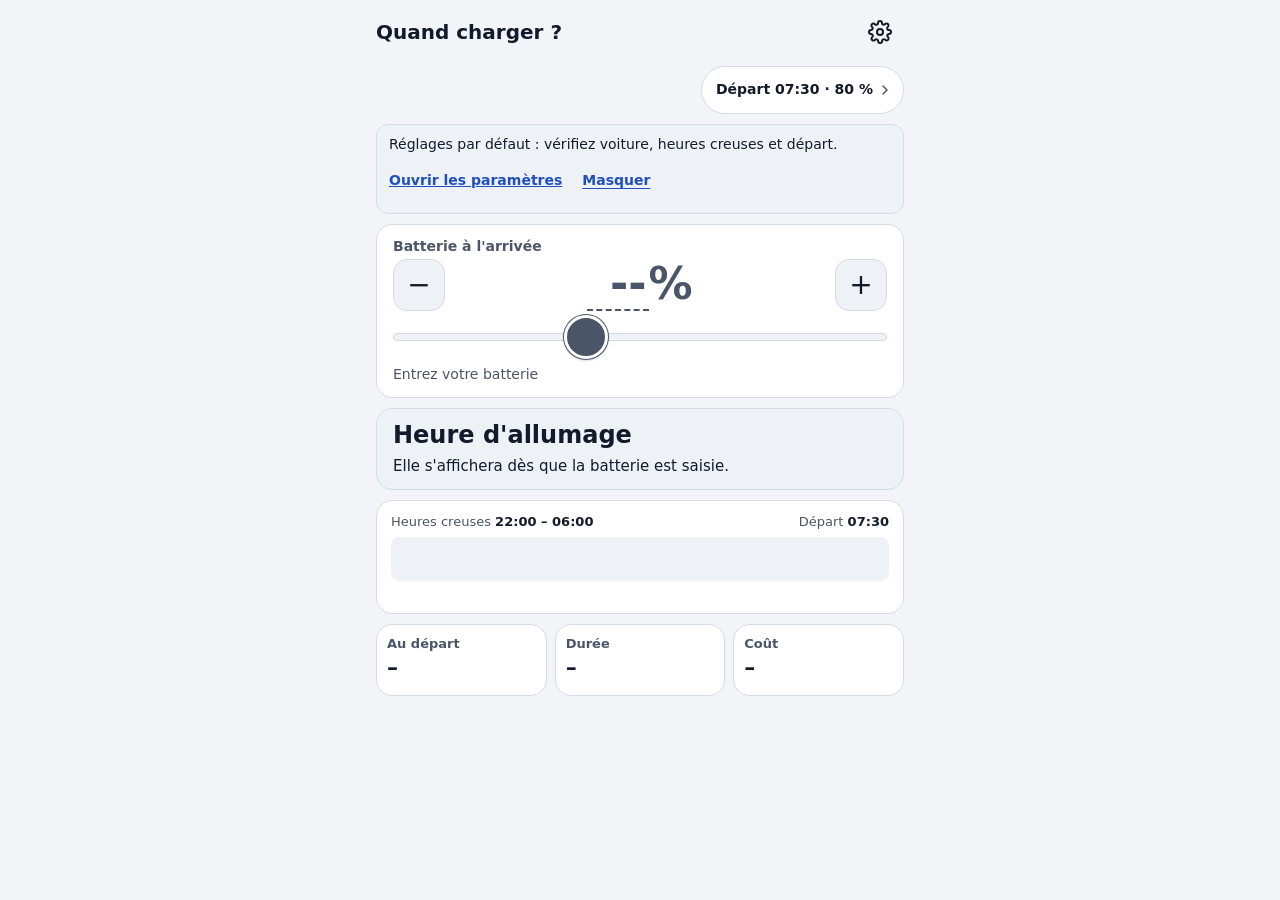
<file: site/index.html>
<!DOCTYPE html>
<html lang="fr">
<head>
<meta charset="utf-8">
<meta name="viewport" content="width=device-width, initial-scale=1, viewport-fit=cover">
<meta http-equiv="Content-Security-Policy" content="default-src 'none'; script-src 'self'; style-src 'self'; img-src 'self'; manifest-src 'self'; worker-src 'self'; connect-src 'self' https://*.workers.dev; base-uri 'none'; form-action 'none'">
<title>Quand charger ?</title>
<meta name="theme-color" content="#f2f4f8" media="(prefers-color-scheme: light)">
<meta name="theme-color" content="#0f1420" media="(prefers-color-scheme: dark)">
<link rel="manifest" href="manifest.webmanifest">
<link rel="icon" type="image/png" sizes="192x192" href="icons/icon-192.png">
<link rel="apple-touch-icon" href="icons/apple-touch-icon.png">
<link rel="stylesheet" href="style.css">
</head>
<body>
<main>

  <!-- Vue 1 : Ce soir (accueil) -->
  <div class="view" id="v-calcul">
    <header class="top">
      <h1 id="t-soir" tabindex="-1">Quand charger ?</h1>
      <a class="icon-btn" href="#parametres" data-nav="parametres" aria-label="Paramètres"><svg width="24" height="24" viewBox="0 0 24 24" fill="none" stroke="currentColor" stroke-width="2" stroke-linecap="round" stroke-linejoin="round" aria-hidden="true"><circle cx="12" cy="12" r="3"/><path d="M19.4 15a1.7 1.7 0 0 0 .3 1.8l.1.1a2 2 0 1 1-2.8 2.8l-.1-.1a1.7 1.7 0 0 0-1.8-.3 1.7 1.7 0 0 0-1 1.5V21a2 2 0 1 1-4 0v-.1a1.7 1.7 0 0 0-1.1-1.5 1.7 1.7 0 0 0-1.8.3l-.1.1a2 2 0 1 1-2.8-2.8l.1-.1a1.7 1.7 0 0 0 .3-1.8 1.7 1.7 0 0 0-1.5-1H3a2 2 0 1 1 0-4h.1a1.7 1.7 0 0 0 1.5-1.1 1.7 1.7 0 0 0-.3-1.8l-.1-.1a2 2 0 1 1 2.8-2.8l.1.1a1.7 1.7 0 0 0 1.8.3H9a1.7 1.7 0 0 0 1-1.5V3a2 2 0 1 1 4 0v.1a1.7 1.7 0 0 0 1 1.5 1.7 1.7 0 0 0 1.8-.3l.1-.1a2 2 0 1 1 2.8 2.8l-.1.1a1.7 1.7 0 0 0-.3 1.8V9a1.7 1.7 0 0 0 1.5 1H21a2 2 0 1 1 0 4h-.1a1.7 1.7 0 0 0-1.5 1z"/></svg></a>
    </header>

    <div class="statusrow">
      <button type="button" class="pill neutre" id="pill" aria-expanded="false" aria-controls="cablePanel" hidden><span class="dot" aria-hidden="true"></span><span id="pillText"></span><svg class="chev" width="16" height="16" viewBox="0 0 24 24" fill="none" stroke="currentColor" stroke-width="2.4" stroke-linecap="round" stroke-linejoin="round" aria-hidden="true"><path d="m9 6 6 6-6 6"/></svg></button>
      <span class="pill neutre" id="pillFixe" role="status" hidden><span class="dot" aria-hidden="true"></span><span id="pillFixeText"></span><span id="pillSec" aria-hidden="true"></span></span>
      <a class="chip" id="chip" href="#parametres" data-nav="parametres"><span><span class="chip-k">Départ </span><span id="chipText">07:30 · 80 %</span></span><svg width="16" height="16" viewBox="0 0 24 24" fill="none" stroke="currentColor" stroke-width="2.2" stroke-linecap="round" stroke-linejoin="round" aria-hidden="true"><path d="m9 6 6 6-6 6"/></svg></a>
    </div>
    <p class="cable-plage" id="cablePlage" role="status" hidden></p>
    <section class="card cable-panel" id="cablePanel" aria-label="État du câble" hidden>
      <p id="cableMsg" role="status"></p>
      <button type="button" class="btn2" id="cableAction" hidden></button>
    </section>

    <p class="msg info" id="dstBanner" role="note" hidden></p>
    <div class="msg info bandeau" id="bandeauDefauts" role="note" hidden>
      <span>Réglages par défaut : vérifiez voiture, heures creuses et départ.</span>
      <span class="bandeau-actions"><a href="#parametres" data-nav="parametres" id="defautsLien">Ouvrir les paramètres</a><button type="button" class="lien-btn" id="defautsMasquer">Masquer</button></span>
    </div>

    <section class="card soc-card unconfirmed" id="socCard" aria-label="Batterie à l'arrivée">
      <label class="card-title" for="soc">Batterie à l'arrivée</label>
      <div class="stepper">
        <button type="button" class="step" id="socMinus" aria-label="Retirer 1 %">−</button>
        <div class="bigval"><input type="number" id="soc" min="0" max="100" step="1" value="38" placeholder="--" inputmode="numeric" enterkeyhint="done" aria-describedby="socHint"><span class="pct" aria-hidden="true">%</span></div>
        <button type="button" class="step" id="socPlus" aria-label="Ajouter 1 %">+</button>
      </div>
      <input type="range" id="socRange" class="socrange" min="0" max="100" step="1" value="38" aria-label="Batterie à l'arrivée, curseur de 0 à 100 %">
      <div class="soc-hint" id="socHint"><span id="socHintText">Entrez votre batterie</span><button type="button" class="btn2" id="keepBtn">Garder 38 %</button></div>
    </section>

    <section class="card hero" id="hero" aria-label="Réglage du soir">
      <div class="hero-plan" id="heroPlan">
        <div class="hero-main">
          <p class="hero-k" id="kBig">Allumer la prise à</p>
          <p class="hero-big" id="tBig">--:--</p>
          <p class="hero-from" id="heroFrom" hidden></p>
        </div>
        <div class="hero-side">
          <p class="hero-k" id="kSmall">Éteindre à</p>
          <p class="hero-small" id="tSmall">--:--</p>
          <span class="hero-tag" id="tagSmall">déjà réglé</span>
        </div>
      </div>
      <p class="hero-note" id="heroNote" hidden></p>
      <div id="heroAlt" hidden>
        <p class="alt-title" id="altTitle"></p>
        <div id="altBody"></div>
      </div>
    </section>
    <p class="sr" role="status" id="live"></p>

    <section class="card send vide" id="sendResult" aria-label="Résultat de la programmation">
      <div class="alert ok" id="sendOk" role="status" aria-live="polite"></div>
      <div class="alert ko" id="sendKo" role="alert" aria-live="assertive"></div>
    </section>

    <section class="card night" aria-label="Frise de la nuit">
      <div class="night-labels">
        <span>Heures creuses <b id="lblHc">22:00 – 06:00</b></span>
        <span>Départ <b id="lblDep">07:30</b></span>
      </div>
      <div class="timeline" id="timeline" role="img" aria-label="Frise de la nuit"></div>
      <div class="ticks" id="ticks" aria-hidden="true"></div>
    </section>

    <div class="tiles">
      <div class="tile"><p class="tk">Au départ</p><p class="tv" id="fArr">–</p><p class="ts" id="fArrS"></p></div>
      <div class="tile"><p class="tk">Durée</p><p class="tv" id="fDur">–</p><p class="ts" id="fKwh"></p></div>
      <div class="tile" id="fCostTile"><p class="tk">Coût</p><p class="tv" id="fCost">–</p><p class="ts" id="fCostS"></p></div>
    </div>
    <p class="msg bad" id="ampWarn" hidden></p>

  </div>

  <!-- Vue 2 : paramètres (#parametres) -->
  <div class="view" id="v-parametres" hidden>
    <header class="top"><a class="icon-btn" href="#accueil" data-nav="calcul" aria-label="Retour à l'accueil"><svg width="24" height="24" viewBox="0 0 24 24" fill="none" stroke="currentColor" stroke-width="2.2" stroke-linecap="round" stroke-linejoin="round" aria-hidden="true"><path d="m15 6-6 6 6 6"/></svg></a><h1 id="t-param" tabindex="-1">Paramètres</h1><span class="icon-btn" aria-hidden="true"></span></header>

    <p class="msg bad" id="paramErr" hidden></p>
    <a class="card linkcard" href="#aide" data-nav="aide"><span><b>Aide au réglage manuel</b><small>Régler l'heure dans Smart Life, lisible sans internet</small></span><svg width="16" height="16" viewBox="0 0 24 24" fill="none" stroke="currentColor" stroke-width="2.2" stroke-linecap="round" stroke-linejoin="round" aria-hidden="true"><path d="m9 6 6 6-6 6"/></svg></a>

    <section class="card group" aria-labelledby="g-trajet">
      <h2 class="group-title" id="g-trajet">Trajet</h2>
      <div class="row"><label for="target">Batterie visée</label><input type="number" id="target" step="1" value="80" inputmode="decimal" aria-describedby="u-target"><span class="unit" id="u-target">%</span></div>
      <div class="row"><label for="dep">Heure de départ</label><input type="time" id="dep" value="07:30"><span class="unit"></span></div>
    </section>

    <details class="avance" id="avance">
      <summary><span>Réglages avancés</span><svg width="20" height="20" viewBox="0 0 24 24" fill="none" stroke="currentColor" stroke-width="2.2" stroke-linecap="round" stroke-linejoin="round" aria-hidden="true"><path d="m6 9 6 6 6-6"/></svg></summary>
      <div class="avance-body">
    <section class="card group" aria-labelledby="g-hc">
      <h2 class="group-title" id="g-hc">Heures creuses et tarif</h2>
      <div class="row"><label for="hcStart">Début</label><input type="time" id="hcStart" value="22:00" aria-label="Début des heures creuses"><span class="unit"></span></div>
      <div class="row"><label for="hcEnd">Fin</label><input type="time" id="hcEnd" value="06:00" aria-label="Fin des heures creuses"><span class="unit"></span></div>
      <div class="row"><label for="pHC">Prix heures creuses</label><input type="number" id="pHC" step="0.000001" value="0.146688" inputmode="decimal" aria-describedby="u-phc"><span class="unit" id="u-phc">€/kWh</span></div>
      <div class="row"><label for="pHP">Prix heures pleines</label><input type="number" id="pHP" step="0.000001" value="0.196476" inputmode="decimal" aria-describedby="u-php"><span class="unit" id="u-php">€/kWh</span></div>
    </section>

    <section class="card group" aria-labelledby="g-mode">
      <h2 class="group-title" id="g-mode">Placement de la charge</h2>
      <fieldset class="opts">
        <legend class="sr">Placement de la charge</legend>
        <label class="opt"><input type="radio" name="mode" value="end" checked><span><b>Finir à <span data-fill="hcEnd">06:00</span></b><small>L'heure d'allumage change chaque soir</small></span></label>
        <label class="opt"><input type="radio" name="mode" value="start"><span><b>Commencer à <span data-fill="hcStart">22:00</span></b><small>L'heure d'arrêt change chaque soir</small></span></label>
      </fieldset>
    </section>

    <details class="card group" id="carBox">
      <summary>
        <span><span class="group-title">Voiture</span><span id="carSum">46 kWh · SOH 95 %</span></span>
        <svg width="20" height="20" viewBox="0 0 24 24" fill="none" stroke="currentColor" stroke-width="2.2" stroke-linecap="round" stroke-linejoin="round" aria-hidden="true"><path d="m6 9 6 6 6-6"/></svg>
      </summary>
      <div class="field"><label for="vMarque">Marque</label><select id="vMarque" disabled><option value="">Chargement de la liste…</option></select></div>
      <div class="field"><label for="vModele">Modèle</label><select id="vModele" disabled><option value="">Choisir d'abord la marque</option></select></div>
      <div class="field"><label for="vVersion">Version</label><select id="vVersion" disabled aria-describedby="vMsg"><option value="">Choisir d'abord le modèle</option></select><p class="fmsg" id="vMsg"></p></div>
      <div class="row"><label for="cap">Capacité utile</label><input type="number" id="cap" step="0.1" value="46" inputmode="decimal" aria-describedby="u-cap"><span class="unit" id="u-cap">kWh</span></div>
      <div class="row"><label for="soh">SOH</label><input type="number" id="soh" step="1" value="95" inputmode="decimal" aria-describedby="u-soh"><span class="unit" id="u-soh">%</span></div>
      <p class="hint">Choisir la version remplit la capacité utile, qui reste modifiable. Liste : <a href="https://github.com/KilowattApp/open-ev-data" rel="noopener">Open EV Data</a> (<a href="LICENCE-open-ev-data.txt">licence MIT</a>), données d'avril 2025 nettoyées : à vérifier pour les modèles récents.</p>
    </details>

    <details class="card group" id="cableBox">
      <summary>
        <span><span class="group-title">Borne et câble</span><span id="cableSum">16 A · 230 V · rendement 90 %</span></span>
        <svg width="20" height="20" viewBox="0 0 24 24" fill="none" stroke="currentColor" stroke-width="2.2" stroke-linecap="round" stroke-linejoin="round" aria-hidden="true"><path d="m6 9 6 6 6-6"/></svg>
      </summary>
      <div class="row"><label for="amp">Courant de charge</label><select id="amp" aria-describedby="u-amp"><option>6</option><option>8</option><option>10</option><option>13</option><option selected>16</option><option>32</option></select><span class="unit" id="u-amp">A</span></div>
      <div class="row"><label for="volt">Tension</label><input type="number" id="volt" step="1" value="230" inputmode="decimal" aria-describedby="u-volt"><span class="unit" id="u-volt">V</span></div>
      <div class="row"><label for="eff">Rendement de charge</label><input type="number" id="eff" step="1" value="90" inputmode="decimal" aria-describedby="u-eff"><span class="unit" id="u-eff">%</span></div>
      <p class="hint">Le rendement se remplit selon le courant et la tension (pertes mesurées par l'ADAC) ; il reste modifiable.</p>
    </details>

      </div>
    </details>

    <details class="card group" id="svcBox">
      <summary>
        <span><span class="group-title">Service de programmation</span><span id="svcSum">Non configuré : bouton inactif</span></span>
        <svg width="20" height="20" viewBox="0 0 24 24" fill="none" stroke="currentColor" stroke-width="2.2" stroke-linecap="round" stroke-linejoin="round" aria-hidden="true"><path d="m6 9 6 6 6-6"/></svg>
      </summary>
      <p class="hint">Sert au bouton « Programmer la charge ». Sans ces deux réglages, le bouton reste inactif et le réglage manuel dans Smart Life reste possible.</p>
      <form id="svcForm" autocomplete="off">
      <div class="field"><label for="svcUrl">Adresse du service</label><input type="url" id="svcUrl" inputmode="url" autocomplete="off" autocapitalize="none" spellcheck="false" placeholder="https://nom.workers.dev" aria-describedby="svcUrlMsg"><p class="fmsg" id="svcUrlMsg"></p></div>
      <div class="field"><label for="svcTok">Jeton d'accès</label><input type="password" id="svcTok" autocomplete="off" autocapitalize="none" spellcheck="false" aria-describedby="svcTokMsg"><p class="fmsg" id="svcTokMsg"></p></div>
      <button type="button" class="danger" id="svcTokClear">Effacer le jeton</button>
      </form>
      <p class="hint">Le jeton reste dans ce navigateur, n'est jamais réaffiché et n'est envoyé qu'au service.</p>
    </details>

    <button type="button" class="danger" id="resetBtn">Revenir aux valeurs de départ</button>
    <p class="note" id="stockNote">Réglages enregistrés dans ce navigateur.</p>
  </div>

  <!-- Vue 3 : aide au réglage manuel dans Smart Life (#aide) -->
  <div class="view help" id="v-aide" hidden>
    <header class="top"><a class="icon-btn" href="#accueil" data-nav="calcul" aria-label="Retour à l'accueil"><svg width="24" height="24" viewBox="0 0 24 24" fill="none" stroke="currentColor" stroke-width="2.2" stroke-linecap="round" stroke-linejoin="round" aria-hidden="true"><path d="m15 6-6 6 6 6"/></svg></a><h1 id="t-aide" tabindex="-1">Aide</h1><span class="icon-btn" aria-hidden="true"></span></header>

    <section class="card" aria-labelledby="h-soir">
      <h2 id="h-soir">Chaque soir</h2>
      <p class="lead">Trois gestes, environ une minute.</p>
      <ol class="steps">
        <li><span class="badge" aria-hidden="true">1</span><p>Lire la batterie dans MyDS et la saisir dans l'<a href="#accueil" data-nav="calcul">accueil</a>.</p></li>
        <li><span class="badge" aria-hidden="true">2</span><div><p>Dans Smart Life, ouvrir le câble puis la charge différée (une seule plage horaire), et régler la plage :</p>
          <div class="pair">
            <div><p class="pk">Début</p><p class="pv" id="aDeb">--:--</p><p class="ps" id="aDebS"></p></div>
            <div><p class="pk">Fin</p><p class="pv" id="aFin">--:--</p><p class="ps" id="aFinS"></p></div>
          </div></div></li>
        <li><span class="badge" aria-hidden="true">3</span><p>Enregistrer, puis vérifier que la plage est bien activée.</p></li>
      </ol>
      <p class="aside">Si l'accueil indique « Pas de charge nécessaire », réglez le début de la plage à une minute avant la fin des heures creuses (<span class="prog" data-fill="hcEndMoins">05:59</span>), ou ne branchez pas la voiture. Ne désactivez pas la plage : sur ce câble, cela lance la charge immédiate.</p>
    </section>

    <section class="card" aria-labelledby="h-bouton" id="aide-bouton">
      <h2 id="h-bouton">Le bouton « Programmer la charge »</h2>
      <p class="lead">Il règle le câble à votre place. Le réglage manuel ci-dessus reste toujours possible.</p>
      <ul class="plain">
        <li><b>Vert, « Charge programmée »</b> : le câble a répondu et l'heure relue chez lui est bien celle demandée. Rien d'autre à faire.</li>
        <li><b>Vert, « Le câble ne chargera pas cette nuit »</b> : les soirs où la batterie suffit, le bouton devient « Pas de charge ce soir ». Il réduit la plage à une minute avant la fin des heures creuses : même branchée, la voiture ne charge pas. La plage reste activée, car la désactiver lancerait une charge immédiate. Demain soir, reprogrammez : sinon la voiture ne chargera pas.</li>
        <li><b>« Câble réglé : 00:35 → 06:00 »</b> : la plage que le câble a en mémoire, lue à l'ouverture quand le câble répond. Si elle est déjà celle du calcul, le bouton dit « Déjà programmé » et n'envoie rien. Sans cette ligne, le câble n'a pas pu être lu : ce n'est pas une erreur.</li>
        <li><b>Heure grisée, « d'après 38 % »</b> : la batterie de la veille n'est pas encore confirmée. Saisissez la batterie du jour, ou touchez « Garder », pour pouvoir programmer.</li>
        <li><b>Nuit du changement d'heure</b> (dernier dimanche de mars et d'octobre) : la nuit dure 7 h ou 9 h. L'heure d'allumage en tient compte ; un bandeau le rappelle.</li>
        <li><b>Rouge</b> : rien n'est confirmé. Le message donne la cause (jeton refusé, câble hors ligne, service injoignable, délai dépassé…). Réglez alors l'heure indiquée à la main dans Smart Life, comme ci-dessus.</li>
        <li>Si le message dit « Vérifiez dans Smart Life > charge différée » : la demande est peut-être passée malgré tout. Ouvrez la charge différée du câble et comparez l'heure avant de la ressaisir. Si le câble ne répond pas, fermez Smart Life s'il est ouvert, puis réessayez.</li>
        <li>Sans internet, le bouton n'envoie rien et affiche l'heure à régler à la main.</li>
      </ul>
    </section>

    <section class="card" aria-labelledby="h-install">
      <h2 id="h-install">Installation</h2>
      <p class="lead">À faire une seule fois.</p>
      <ol class="steps">
        <li><span class="badge grey" aria-hidden="true">1</span><p>Dans la voiture : désactiver la charge différée (sinon elle peut bloquer la charge quand le câble s'allume), et programmer le préconditionnement pour <span class="prog" data-fill="dep">07:30</span>. Il se fera sur la batterie : la charge est déjà finie à ce moment-là.</p></li>
        <li><span class="badge grey" aria-hidden="true">2</span><p>Dans Smart Life : régler la fin de la plage de charge du câble sur la fin des heures creuses, <span class="prog" data-fill="hcEnd">06:00</span>, et la laisser activée. Ne pas créer de programmation qui allume le câble le matin : en se déclenchant, elle désactive la plage.</p></li>
        <li><span class="badge grey" aria-hidden="true">3</span><p>Tester une fois : voiture branchée, vérifier que la charge démarre au début de la plage et s'arrête à la fin.</p></li>
      </ol>
    </section>

    <section class="card caution" aria-labelledby="h-reserves">
      <h2 id="h-reserves"><svg width="22" height="22" viewBox="0 0 24 24" fill="none" stroke="currentColor" stroke-width="2" stroke-linecap="round" stroke-linejoin="round" aria-hidden="true"><path d="M10.3 3.9 1.8 18a2 2 0 0 0 1.7 3h17a2 2 0 0 0 1.7-3L13.7 3.9a2 2 0 0 0-3.4 0z"/><path d="M12 9v4"/><path d="M12 17h.01"/></svg>Points non vérifiés</h2>
      <ul>
        <li>Si vous avez déjà une programmation qui éteint le câble après le départ, gardez-la pour l'instant : on ne sait pas encore si la charge différée démarre quand le câble a été éteint ainsi.</li>
        <li>La plage de charge différée et les programmations sont en général enregistrées dans le câble lui-même et continuent même sans internet. Ce point n'est pas encore vérifié sur votre modèle.</li>
      </ul>
    </section>

    <p class="foot">Les noms des écrans peuvent différer selon la version de Smart Life. Cette aide reste lisible sans internet.</p>
  </div>
</main>

<div class="sendbar" id="sendBar" hidden>
  <div class="sendbar-in">
    <p class="send-help" id="sendHelp" hidden></p>
    <p class="sr-only" id="attenteLive" role="status"></p>
    <div class="attente-box" id="attenteBox" hidden>
      <p class="attente-etat" id="attenteEtat"></p>
      <p class="attente-consigne" id="attenteConsigne"></p>
      <p class="send-help" id="attenteInfo" hidden></p>
      <div class="attente-actions">
        <button type="button" class="attente-annuler" id="attenteAnnuler">Annuler</button>
        <a class="attente-regler" id="attenteRegler" href="#aide" data-nav="aide">Régler à la main</a>
      </div>
    </div>
    <button type="button" class="send-btn" id="sendBtn" aria-describedby="sendSub sendHelp" disabled>
      <span class="send-main" id="sendMain">Programmer la charge</span>
      <span class="send-sub" id="sendSub"></span>
    </button>
  </div>
</div>

<script type="module" src="app.js"></script>
<script src="sw-register.js"></script>
</body>
</html>
</file>
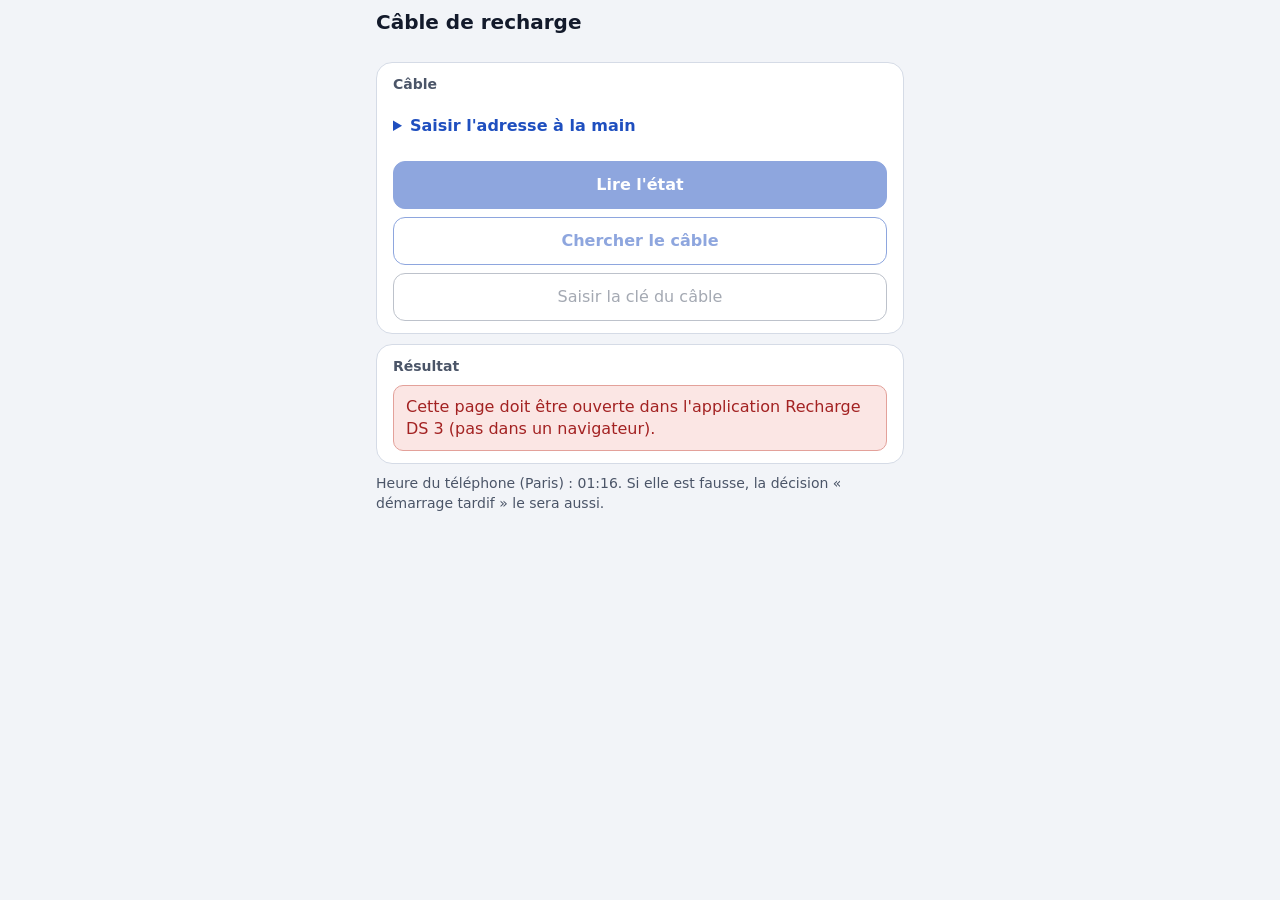
<file: android/essai/index.html>
<!DOCTYPE html>
<html lang="fr">
<head>
<meta charset="utf-8">
<meta name="viewport" content="width=device-width, initial-scale=1, viewport-fit=cover">
<meta http-equiv="Content-Security-Policy" content="default-src 'none'; script-src 'self'; style-src 'self'; connect-src 'self'; base-uri 'none'; form-action 'none'">
<meta name="color-scheme" content="light dark">
<title>Câble de recharge</title>
<link rel="stylesheet" href="essai.css">
</head>
<body>
<main>
  <header class="top">
    <h1 id="titre">Câble de recharge</h1>
    <p class="variante" id="variante" hidden></p>
  </header>

  <section class="card" aria-label="Câble">
    <p class="card-title">Câble</p>
    <details>
      <summary>Saisir l'adresse à la main</summary>
      <label class="champ" for="ip">Adresse du câble</label>
      <input type="text" id="ip" inputmode="decimal" autocomplete="off" autocapitalize="off" spellcheck="false" placeholder="par exemple 192.168.1.48">
      <p class="aide">Laissez vide pour que l'application retrouve le câble sur le Wi-Fi.</p>
    </details>
    <div class="actions">
      <button type="button" id="lire" class="principal">Lire l'état</button>
      <button type="button" id="chercher">Chercher le câble</button>
      <button type="button" id="cle" class="discret">Saisir la clé du câble</button>
    </div>
  </section>

  <section class="card" id="miseaupoint" aria-label="Mise au point" hidden>
    <p class="card-title">Mise au point (jamais dans la version publiée)</p>
    <label class="champ" for="heure">Heure de début à programmer</label>
    <input type="time" id="heure" value="05:00">
    <div class="actions">
      <button type="button" id="programmer">Programmer</button>
      <button type="button" id="filtre" class="discret">Vérifier le filtre du pont</button>
    </div>
  </section>

  <section class="card" aria-label="Résultat">
    <p class="card-title">Résultat</p>
    <p id="resultat" class="resultat" role="status" aria-live="polite">Aucune action pour l'instant.</p>
  </section>

  <p class="aide" id="horloge"></p>
</main>
<script type="module" src="essai.js"></script>
</body>
</html>
</file>
<file: site/style.css>
/* Mobile d'abord (390 px, utilisable dès 320 px). Cartes blanches sur fond gris bleuté,
   accent bleu pour la charge, orange pour le préconditionnement. */
:root {
  --bg: #f2f4f8;
  --surface: #ffffff;
  --ink: #131a2b;
  --muted: #4b5568;
  --line: #d5dbe6;
  --accent: #1f4fbf;          /* texte et bordures bleus */
  --accent-fill: #1f4fbf;     /* fond de la carte principale et du bloc de charge */
  --accent-soft: #e6ecf9;     /* onglet actif, pastilles */
  --hc: #dbe3f3;              /* bande des heures creuses */
  --pre: #f0a04b; --pre-line: #8a4a05;
  --on-accent: #ffffff;
  --ok: #1d6b40; --ok-bg: #e3f3e9; --ok-line: #8cc5a3;
  --warn: #6b3d00; --warn-bg: #fdf3e0; --warn-line: #d9a653;
  --bad: #a32222; --bad-bg: #fbe6e4; --bad-line: #e3a19a;
  --neutral-bg: #eef1f6;
  --font: Inter, system-ui, -apple-system, "Segoe UI", Roboto, sans-serif;
  color-scheme: light;
}
@media (prefers-color-scheme: dark) {
  :root:not([data-theme="light"]) {
    --bg: #0f1420; --surface: #171e2d; --ink: #e8ecf4; --muted: #a6b0c2; --line: #2e3850;
    --accent: #9db8ff; --accent-fill: #2552c4; --accent-soft: #1f2b47; --hc: #304670;
    --ok: #7fd8a4; --ok-bg: #15301f; --ok-line: #2f6b47;
    --warn: #f3c983; --warn-bg: #33270f; --warn-line: #8a6a2a;
    --bad: #ff9a90; --bad-bg: #3a1a18; --bad-line: #7a3530;
    --neutral-bg: #1d2537;
    color-scheme: dark;
  }
}
:root[data-theme="dark"] {
  --bg: #0f1420; --surface: #171e2d; --ink: #e8ecf4; --muted: #a6b0c2; --line: #2e3850;
  --accent: #9db8ff; --accent-fill: #2552c4; --accent-soft: #1f2b47; --hc: #304670;
  --ok: #7fd8a4; --ok-bg: #15301f; --ok-line: #2f6b47;
  --warn: #f3c983; --warn-bg: #33270f; --warn-line: #8a6a2a;
  --bad: #ff9a90; --bad-bg: #3a1a18; --bad-line: #7a3530;
  --neutral-bg: #1d2537;
  color-scheme: dark;
}
* { box-sizing: border-box; }
html, body { margin: 0; }
body { background: var(--bg); color: var(--ink); font-family: var(--font); font-size: 16px; line-height: 1.4; font-variant-numeric: tabular-nums; -webkit-text-size-adjust: 100%; }
p { margin: 0; }
[hidden] { display: none !important; }
.sr { position: absolute; width: 1px; height: 1px; overflow: hidden; clip: rect(0 0 0 0); white-space: nowrap; }
a { color: var(--accent); }
button, input, select { font: inherit; color: inherit; }
:focus-visible { outline: 2px solid var(--accent); outline-offset: 2px; }
h1:focus { outline: none; }

main { max-width: 560px; margin: 0 auto; padding: 8px 16px calc(24px + env(safe-area-inset-bottom, 0px)); }
/* Marge du bas = hauteur RÉELLE de la barre fixe (--sendbar-h, mesurée par app.js : police agrandie, attente) + un peu d'air ; 112 px par défaut. */
body.has-sendbar main { padding-bottom: calc(var(--sendbar-h, 112px) + 16px); }
.view { display: flex; flex-direction: column; gap: 10px; }
.card { background: var(--surface); border: 1px solid var(--line); border-radius: 16px; padding: 12px 16px; }

/* En-tête d'une ligne */
.top { display: flex; align-items: center; justify-content: space-between; gap: 8px; min-height: 44px; }
h1 { font-size: 20px; font-weight: 700; margin: 0; line-height: 1.2; overflow-wrap: anywhere; }
.chip { display: inline-flex; align-items: center; gap: 4px; min-height: 44px; padding: 4px 10px 4px 14px; border-radius: 999px; background: var(--surface); border: 1px solid var(--line); color: var(--ink); text-decoration: none; font-size: 14px; font-weight: 600; }
.chip svg { color: var(--muted); flex: none; }
.icon-btn { width: 48px; height: 48px; display: inline-grid; place-items: center; border-radius: 50%; color: var(--ink); text-decoration: none; flex: none; }
a.icon-btn:active { background: var(--accent-soft); }
.top > h1 { flex: 1; }
.top > .icon-btn + h1 { text-align: center; }
.top > .icon-btn:first-child + h1 { text-align: left; }
.statusrow { flex-wrap: wrap; display: flex; align-items: center; justify-content: space-between; gap: 8px; min-height: 48px; }
.statusrow .chip { margin-left: auto; min-height: 48px; }
.pill { cursor: default; }
button.pill { cursor: pointer; }
.pill { min-width: 0; text-align: left; line-height: 1.2; display: inline-flex; align-items: center; gap: 8px; min-height: 48px; padding: 4px 14px; border-radius: 999px; border: 1px solid var(--line); background: var(--surface); font-size: 14px; font-weight: 600; }
.pill .chev { flex: none; margin-left: 2px; transition: transform .15s; }
.pill[aria-expanded="true"] .chev { transform: rotate(90deg); }
.pill .dot { width: 10px; height: 10px; border-radius: 50%; background: var(--muted); flex: none; }
.pill.ok { color: var(--ok); background: var(--ok-bg); border-color: var(--ok-line); }
.pill.ok .dot { background: var(--ok); }
.pill.warn { color: var(--warn); background: var(--warn-bg); border-color: var(--warn-line); }
.pill.warn .dot { background: var(--warn); }
.pill.bad { color: var(--bad); background: var(--bad-bg); border-color: var(--bad-line); }
.pill.bad .dot { background: var(--bad); }
.cable-panel { display: flex; flex-direction: column; gap: 8px; font-size: 15px; }
.btn2 { min-height: 48px; padding: 0 16px; border-radius: 12px; border: 1px solid var(--accent); background: var(--surface); color: var(--accent); font-weight: 700; cursor: pointer; align-self: flex-start; }
.btn2:active { background: var(--accent-soft); }

/* Batterie à l'arrivée */
.card-title { display: block; font-size: 14px; font-weight: 600; color: var(--muted); }
.stepper { display: flex; align-items: center; justify-content: space-between; gap: 8px; margin: 2px 0 0; }
.step { width: 52px; height: 52px; flex: none; border-radius: 14px; border: 1px solid var(--line); background: var(--neutral-bg); color: var(--ink); font-size: 28px; font-weight: 500; line-height: 1; cursor: pointer; display: grid; place-items: center; }
.step:active { background: var(--accent-soft); }
.step:disabled { opacity: .4; cursor: not-allowed; }
.bigval { display: flex; align-items: baseline; justify-content: center; min-width: 0; }
#soc { font-size: 44px; font-weight: 700; line-height: 1.1; width: 3ch; min-width: 2ch; padding: 0 2px; border: none; border-bottom: 2px dashed var(--muted); border-radius: 0; background: transparent; text-align: right; -moz-appearance: textfield; appearance: textfield; }
@supports (field-sizing: content) { #soc { field-sizing: content; width: auto; } }
#soc::-webkit-outer-spin-button, #soc::-webkit-inner-spin-button { -webkit-appearance: none; margin: 0; }
#soc:focus { outline: none; border-bottom: 2px solid var(--accent); }
#soc[aria-invalid="true"] { border-bottom-color: var(--bad); color: var(--bad); }
.bigval .pct { font-size: 44px; font-weight: 700; line-height: 1.1; }
.unconfirmed #soc, .unconfirmed .bigval .pct { color: var(--muted); }
.socrange { -webkit-appearance: none; appearance: none; display: block; width: 100%; height: 48px; margin: 2px 0 0; padding: 0; background: transparent; accent-color: var(--accent-fill); cursor: pointer; touch-action: pan-y; }
.unconfirmed .socrange { accent-color: var(--muted); }
.socrange::-webkit-slider-runnable-track { height: 8px; border-radius: 4px; background: var(--neutral-bg); border: 1px solid var(--line); }
.socrange::-webkit-slider-thumb { -webkit-appearance: none; appearance: none; width: 44px; height: 44px; margin-top: -19px; border-radius: 50%; background: var(--accent-fill); border: 3px solid var(--surface); box-shadow: 0 0 0 1px var(--accent-fill), 0 1px 3px rgba(0,0,0,.3); }
.unconfirmed .socrange::-webkit-slider-thumb { background: var(--muted); box-shadow: 0 0 0 1px var(--muted), 0 1px 3px rgba(0,0,0,.3); }
.socrange::-moz-range-track { height: 8px; border-radius: 4px; background: var(--neutral-bg); border: 1px solid var(--line); }
.socrange::-moz-range-thumb { width: 38px; height: 38px; border-radius: 50%; background: var(--accent-fill); border: 3px solid var(--surface); box-shadow: 0 0 0 1px var(--accent-fill); }
.soc-hint { display: flex; align-items: center; justify-content: space-between; gap: 8px; font-size: 14px; color: var(--muted); margin-top: 4px; }

/* Ligne « Câble réglé », bandeaux d'information */
.cable-plage { font-size: 15px; font-weight: 600; padding: 0 4px; min-height: 22px; }
.soc-card.vide .bigval .pct { color: var(--muted); }
#soc::placeholder { color: var(--muted); opacity: 1; }
.msg.info { background: var(--neutral-bg); color: var(--ink); border: 1px solid var(--line); }
.bandeau { display: flex; flex-wrap: wrap; align-items: center; justify-content: space-between; gap: 4px 12px; }
.bandeau-actions { display: inline-flex; align-items: center; gap: 4px 16px; flex-wrap: wrap; }
.msg.bandeau a { display: inline-flex; align-items: center; min-height: 44px; color: var(--accent); }
.lien-btn { min-height: 44px; padding: 0 4px; border: none; background: none; color: var(--accent); font-weight: 600; text-decoration: underline; text-underline-offset: 3px; cursor: pointer; }
.pill-sec { font-variant-numeric: tabular-nums; }

/* Carte principale */
.hero { background: var(--accent-fill); border-color: var(--accent-fill); color: var(--on-accent); }
/* Police agrandie : si la place manque, « Éteindre à » passe sous l'heure d'allumage (flex-wrap) ; la grande heure ne rétrécit jamais. */
.hero-plan { display: flex; flex-wrap: wrap; align-items: flex-start; justify-content: space-between; gap: 8px 12px; }
.hero-main { flex: 0 1 auto; }
.hero-k { font-size: 15px; font-weight: 600; }
.hero-big { font-size: clamp(48px, 16vw, 64px); font-weight: 700; line-height: 1; letter-spacing: -.02em; margin: 2px 0 0; }
.hero-side { text-align: right; flex: none; padding-top: 2px; margin-left: auto; }
.hero-side .hero-k { font-size: 13px; }
.hero-small { font-size: 26px; font-weight: 700; line-height: 1.15; }
/* Batterie pas encore confirmée : l'heure vient de la dernière valeur, le bloc est atténué (texte et fond restent contrastés). */
.hero.provisoire { background: var(--neutral-bg); border: 1px dashed var(--muted); color: var(--muted); }
.hero.provisoire .hero-tag { background: var(--line); }
.hero-from { font-size: 14px; font-weight: 600; margin-top: 4px; }
.hero.attente { background: var(--neutral-bg); border-color: var(--line); }
.hero.attente .alt-title { color: var(--ink); }
.hero-tag { font-size: 12px; font-weight: 600; display: inline-block; margin-top: 2px; padding: 1px 8px; border-radius: 999px; background: rgba(255,255,255,.18); }
.hero-note { margin-top: 10px; padding-top: 10px; border-top: 1px solid rgba(255,255,255,.3); font-size: 14px; }
.hero.alt { color: var(--ink); }
.hero.none { background: var(--ok-bg); border-color: var(--ok-line); }
.hero.warn { background: var(--warn-bg); border-color: var(--warn-line); }
.hero.bad { background: var(--bad-bg); border-color: var(--bad-line); }
.alt-title { font-size: 24px; font-weight: 700; line-height: 1.2; }
.hero.none .alt-title { color: var(--ok); }
.hero.warn .alt-title { color: var(--warn); }
.hero.bad .alt-title { color: var(--bad); }
.alt-text { margin-top: 6px; font-size: 15px; }
.alt-text + .alt-text { margin-top: 8px; }
.alt-text a { font-weight: 600; }

/* Frise de la nuit */
.night { padding: 12px 14px 10px; }
.night-labels { display: flex; justify-content: space-between; gap: 8px; font-size: 13px; color: var(--muted); margin-bottom: 6px; }
.night-labels b { color: var(--ink); font-weight: 600; }
.night-labels span:last-child { text-align: right; }
.timeline { position: relative; height: 44px; border-radius: 8px; background: var(--neutral-bg); overflow: hidden; }
.seg { position: absolute; top: 0; bottom: 0; }
.seg.hc { background: var(--hc); }
.seg.charge { top: 6px; bottom: 6px; background: var(--accent-fill); border-radius: 6px; }
.seg.dep { top: 2px; bottom: 2px; background: var(--pre-line); border-radius: 2px; width: 3px; margin-left: -1px; }
.clabel { position: absolute; top: 50%; transform: translateY(-50%); font-size: 12px; font-weight: 700; white-space: nowrap; pointer-events: none; }
.clabel.in { color: var(--on-accent); }
.clabel.out { color: var(--ink); }
.ticks { position: relative; height: 22px; font-size: 12px; color: var(--muted); }
.ticks span { position: absolute; top: 4px; transform: translateX(-50%); white-space: nowrap; }
.ticks span::before { content: ""; position: absolute; left: 50%; top: -4px; width: 1px; height: 4px; background: var(--muted); }
.ticks span.first { transform: none; }
.ticks span.first::before { left: 0; }
.ticks span.last { transform: translateX(-100%); }
.ticks span.last::before { left: auto; right: 0; }

/* Tuiles */
.tiles { display: grid; grid-template-columns: repeat(3, minmax(0, 1fr)); gap: 8px; }
.tile { background: var(--surface); border: 1px solid var(--line); border-radius: 16px; padding: 10px 10px 12px; min-width: 0; }
.tk { font-size: 13px; color: var(--muted); font-weight: 600; }
.tv { font-size: 22px; font-weight: 700; line-height: 1.2; margin: 2px 0; overflow-wrap: anywhere; }
.ts { font-size: 12px; color: var(--muted); }
.ts.hp { color: var(--warn); background: var(--warn-bg); border-radius: 6px; padding: 1px 5px; font-weight: 700; display: inline-block; }
.ts.miss { color: var(--bad); font-weight: 700; }
/* Coût sans prix : tuile grisée, texte sur deux lignes au besoin */
.tile.off { background: transparent; border-style: dashed; }
.tile.off .tv { font-size: 15px; color: var(--muted); white-space: normal; }

.msg { font-size: 14px; padding: 10px 12px; border-radius: 12px; }
.msg.bad { background: var(--bad-bg); color: var(--bad); border: 1px solid var(--bad-line); }
.msg a { color: inherit; font-weight: 600; }

/* Paramètres */
.group-title { display: block; font-size: 12px; font-weight: 700; letter-spacing: .07em; text-transform: uppercase; color: var(--muted); margin: 0 0 4px; }
.group { padding: 12px 16px 4px; }
.row { display: grid; grid-template-columns: minmax(0, 1fr) 108px 52px; align-items: center; gap: 8px; min-height: 56px; padding: 6px 0; border-top: 1px solid var(--line); }
.row:first-of-type { border-top: none; }
.row label { font-size: 16px; color: var(--ink); }
.row input, .row select { width: 100%; height: 44px; padding: 0 10px; text-align: right; border: 1px solid var(--line); border-radius: 10px; background: var(--bg); }
.row input[type="time"] { padding: 0 6px; }
.row input[aria-invalid="true"], .row select[aria-invalid="true"] { border-color: var(--bad); border-width: 2px; }
.unit { font-size: 14px; color: var(--muted); }
.opts { display: flex; flex-direction: column; gap: 8px; padding: 4px 0 12px; border: none; margin: 0; }
.opt { display: flex; align-items: flex-start; gap: 12px; padding: 12px 14px; min-height: 56px; border: 1px solid var(--line); border-radius: 12px; cursor: pointer; }
.opt:has(input:checked) { border: 2px solid var(--accent); padding: 11px 13px; }
.opt input, .check input { width: 22px; height: 22px; margin: 1px 0 0; flex: none; accent-color: var(--accent-fill); }
.opt b, .check b { display: block; font-weight: 600; }
.opt small, .check small { display: block; font-size: 14px; color: var(--muted); margin-top: 2px; }
.check { display: flex; gap: 12px; align-items: flex-start; padding: 12px 0; min-height: 56px; border-top: 1px solid var(--line); cursor: pointer; }
details.group { padding: 0 16px; }
details summary { list-style: none; cursor: pointer; display: flex; align-items: center; justify-content: space-between; gap: 8px; min-height: 56px; padding: 10px 0; }
details summary::-webkit-details-marker { display: none; }
details summary .group-title { margin: 0 0 2px; }
#carSum { font-size: 14px; color: var(--ink); }
details summary svg { flex: none; color: var(--muted); transition: transform .15s; }
details[open] summary svg { transform: rotate(180deg); }
details[open] { padding-bottom: 4px; }
details .row:first-of-type { border-top: 1px solid var(--line); }
.hint { font-size: 13px; color: var(--muted); padding: 8px 0; }
.danger { align-self: flex-start; min-height: 44px; padding: 0 4px; border: none; background: none; color: #a32222; font-weight: 600; text-decoration: underline; text-underline-offset: 3px; cursor: pointer; }
:root[data-theme="dark"] .danger { color: var(--bad); }
@media (prefers-color-scheme: dark) { :root:not([data-theme="light"]) .danger { color: var(--bad); } }
.note { font-size: 13px; color: var(--muted); margin-top: -4px; }

/* Aide */
.help h2 { font-size: 18px; font-weight: 700; margin: 0; }
.help .lead { font-size: 14px; color: var(--muted); margin: 2px 0 12px; }
.steps { list-style: none; margin: 0; padding: 0; display: flex; flex-direction: column; gap: 12px; }
.steps > li { display: grid; grid-template-columns: 28px minmax(0, 1fr); gap: 12px; align-items: start; }
.badge { width: 28px; height: 28px; border-radius: 50%; display: grid; place-items: center; font-size: 14px; font-weight: 700; background: var(--accent-fill); color: var(--on-accent); }
.badge.grey { background: var(--neutral-bg); color: var(--ink); border: 1px solid var(--line); }
.steps p { padding-top: 3px; }
.pair { display: grid; grid-template-columns: 1fr 1fr; gap: 8px; margin-top: 8px; }
.pair div { border: 1px solid var(--line); border-radius: 12px; padding: 8px 10px; }
.pair .pk { font-size: 13px; color: var(--muted); font-weight: 600; }
.pair .pv { font-size: 24px; font-weight: 700; line-height: 1.2; }
.pair .pv.var { color: var(--accent); }
.pair .ps { font-size: 12px; color: var(--muted); }
.pair .var + .ps { color: var(--accent); font-weight: 600; }
.aside { margin-top: 14px; padding: 10px 12px; border-radius: 12px; background: var(--neutral-bg); font-size: 14px; }
.caution { background: var(--warn-bg); border-color: var(--warn-line); }
.caution h2 { display: flex; align-items: center; gap: 8px; color: var(--warn); margin-bottom: 8px; }
.caution ul { margin: 0; padding-left: 1.2em; display: flex; flex-direction: column; gap: 8px; font-size: 15px; }
.foot { font-size: 13px; color: var(--muted); padding: 0 4px; }
.prog { font-weight: 600; }

/* Bouton de programmation et alerte de confirmation */
.send { display: flex; flex-direction: column; gap: 10px; background: none; border: 0; padding: 0; }
.send.vide { padding: 0; border: 0; margin: -5px 0; height: 0; overflow: hidden; }
.send-btn { width: 100%; min-height: 64px; padding: 8px 16px; border: none; border-radius: 14px; background: var(--accent-fill); color: var(--on-accent); cursor: pointer; display: flex; flex-direction: column; align-items: center; justify-content: center; gap: 2px; }
.send-main { font-size: 18px; font-weight: 700; line-height: 1.2; }
.send-sub { font-size: 13px; opacity: .9; }
.send-btn:disabled { background: var(--neutral-bg); color: var(--muted); border: 1px solid var(--line); cursor: not-allowed; }
.send-btn:disabled .send-sub { opacity: 1; }
/* Câble à relier ou à localiser : le bouton reste touchable (il ouvre le panneau du câble) mais n'a pas l'air prêt à envoyer. */
.send-btn.attente { background: var(--neutral-bg); color: var(--ink); border: 1px solid var(--line); }
.send-btn:not(:disabled):active { filter: brightness(.9); }
.send-help { font-size: 14px; color: var(--muted); text-align: center; }
.send-help a { font-weight: 600; }
/* Attente du Wi-Fi de la maison : bouton Annuler juste au-dessus du bouton principal. */
.attente-etat { margin: 0; font-weight: 700; font-size: 15px; }
.attente-consigne { margin: 0; font-size: 14px; color: var(--muted, var(--ink)); }
.attente-actions { display: flex; gap: 8px; }
.attente-actions > * { flex: 1 1 0; }
.attente-regler { display: flex; align-items: center; justify-content: center; min-height: 48px; padding: 8px 16px; border: 2px solid var(--line); border-radius: 12px; background: var(--surface); color: var(--ink); font-size: 16px; font-weight: 700; text-decoration: none; }
.attente-annuler { width: 100%; min-height: 48px; padding: 8px 16px; border: 2px solid var(--accent-fill); border-radius: 12px; background: var(--surface); color: var(--ink); font: inherit; font-size: 16px; font-weight: 700; cursor: pointer; }
.attente-annuler:active { filter: brightness(.92); }
.sr-only { position: absolute; width: 1px; height: 1px; margin: -1px; padding: 0; overflow: hidden; clip: rect(0 0 0 0); white-space: nowrap; border: 0; }
body.en-attente.has-sendbar main { padding-bottom: calc(var(--sendbar-h, 172px) + 16px); }
.alert { padding: 12px 14px; border-radius: 12px; border: 2px solid; font-size: 15px; display: flex; flex-direction: column; gap: 6px; }
/* Vide : reste dans l'arbre d'accessibilité (région live annoncée de façon fiable), sans occuper de place. */
.alert:empty { padding: 0; border: 0; margin: 0; height: 0; overflow: hidden; }
/* Les alertes vides restent dans la page (lecteurs d’écran) sans ajouter l’espace de la grille */
.send > .alert:empty { margin-top: -10px; }
.alert.ok { background: var(--ok-bg); border-color: var(--ok); color: var(--ok); }
.alert.ko { background: var(--bad-bg); border-color: var(--bad); color: var(--bad); }
.alert-title { font-size: 18px; font-weight: 700; line-height: 1.25; }
.alert p { margin: 0; }
.alert a { color: inherit; font-weight: 700; }
.alert .manual { font-weight: 700; }

/* Champs du service (texte long : pleine largeur) */
.field { padding: 8px 0; border-top: 1px solid var(--line); }
.field label { display: block; font-size: 16px; margin-bottom: 4px; }
.field input, .field select { width: 100%; height: 44px; padding: 0 10px; border: 1px solid var(--line); border-radius: 10px; background: var(--bg); text-align: left; }
.field input[aria-invalid="true"] { border-color: var(--bad); border-width: 2px; }
.fmsg { font-size: 13px; color: var(--muted); min-height: 0; margin-top: 4px; }
.fmsg:empty { display: none; }
.fmsg.bad { color: var(--bad); font-weight: 600; }
.plain { margin: 0; padding-left: 1.2em; display: flex; flex-direction: column; gap: 8px; font-size: 15px; }

@media (max-width: 360px) {
  main { padding-left: 12px; padding-right: 12px; }
  .card { padding: 14px; }
  .group { padding: 10px 14px 2px; }
  details.group { padding: 0 14px; }
  .row { grid-template-columns: minmax(0, 1fr) 96px 46px; gap: 6px; }
  .row label { font-size: 15px; }
  .unit { font-size: 13px; }
  .tv { font-size: 19px; }
  .tile { padding: 8px 8px 10px; }
  .chip { font-size: 13px; padding: 0 6px 0 10px; }
  .hero-small { font-size: 22px; }
}
@media (prefers-reduced-motion: reduce) { * { transition: none !important; } }

/* Barre du bas : bouton Programmer collé en bas, zone sûre respectée */
.sendbar { position: fixed; left: 0; right: 0; bottom: 0; z-index: 10; background: var(--surface); border-top: 1px solid var(--line); padding: 8px 16px calc(8px + env(safe-area-inset-bottom, 0px)); }
.sendbar-in { max-width: 560px; margin: 0 auto; display: flex; flex-direction: column; gap: 6px; }
.sendbar .send-btn { min-height: 64px; }

/* Paramètres : lien d'aide et réglages avancés repliés */
.linkcard { display: flex; align-items: center; justify-content: space-between; gap: 8px; min-height: 56px; text-decoration: none; color: var(--ink); }
.linkcard b { display: block; }
.linkcard small { display: block; font-size: 14px; color: var(--muted); }
.avance > summary { min-height: 56px; padding: 10px 16px; border: 1px solid var(--line); border-radius: 16px; background: var(--surface); font-weight: 700; }
.avance[open] > summary { margin-bottom: 10px; }
.avance-body { display: flex; flex-direction: column; gap: 10px; }
body:not([data-vue="calcul"]) .sendbar { display: none; }
body:not([data-vue="calcul"]).has-sendbar main { padding-bottom: calc(24px + env(safe-area-inset-bottom, 0px)); }
</file>
<file: android/essai/essai.css>
/* Page d'essai de la coque : même esprit sobre que site/style.css (cartes, bleu d'accent), clair et sombre. */
:root {
  --bg: #f2f4f8; --surface: #ffffff; --ink: #131a2b; --muted: #4b5568; --line: #d5dbe6; --field-line: #7d8799;
  --accent: #1f4fbf; --accent-fill: #1f4fbf; --on-accent: #ffffff;
  --ok: #1d6b40; --ok-bg: #e3f3e9; --ok-line: #8cc5a3;
  --bad: #a32222; --bad-bg: #fbe6e4; --bad-line: #e3a19a;
  --font: system-ui, -apple-system, "Segoe UI", Roboto, sans-serif;
  color-scheme: light dark;
}
@media (prefers-color-scheme: dark) {
  :root {
    --bg: #0f1420; --surface: #171e2d; --ink: #e8ecf4; --muted: #a6b0c2; --line: #2e3850; --field-line: #6b7894;
    --accent: #9db8ff; --accent-fill: #2552c4;
    --ok: #7fd8a4; --ok-bg: #15301f; --ok-line: #2f6b47;
    --bad: #ff9a90; --bad-bg: #3a1a18; --bad-line: #7a3530;
  }
}
* { box-sizing: border-box; }
html, body { margin: 0; }
body { background: var(--bg); color: var(--ink); font-family: var(--font); font-size: 16px; line-height: 1.4; -webkit-text-size-adjust: 100%; }
main { max-width: 560px; margin: 0 auto; padding: 8px 16px calc(32px + env(safe-area-inset-bottom)); display: flex; flex-direction: column; gap: 10px; }
p { margin: 0; }
[hidden] { display: none !important; }
.top { display: flex; align-items: baseline; justify-content: space-between; gap: 8px; min-height: 44px; }
h1 { font-size: 20px; font-weight: 700; margin: 0; }
.variante { font-size: 14px; color: var(--muted); }
.card { background: var(--surface); border: 1px solid var(--line); border-radius: 16px; padding: 12px 16px; display: flex; flex-direction: column; gap: 8px; }
.card-title { font-size: 14px; font-weight: 600; color: var(--muted); }
.champ { font-size: 14px; color: var(--muted); }
input { font: inherit; color: inherit; background: var(--bg); border: 1px solid var(--field-line); border-radius: 10px; min-height: 48px; padding: 0 12px; width: 100%; }
.aide { font-size: 14px; color: var(--muted); }
.actions { display: flex; flex-direction: column; gap: 8px; margin-top: 4px; }
button { font: inherit; font-weight: 600; min-height: 48px; border-radius: 12px; border: 1px solid var(--accent); background: var(--surface); color: var(--accent); padding: 0 16px; }
button.principal { background: var(--accent-fill); border-color: var(--accent-fill); color: var(--on-accent); }
button.discret { border-color: var(--field-line); color: var(--muted); font-weight: 500; }
button:disabled { opacity: .5; }
:focus-visible { outline: 2px solid var(--accent); outline-offset: 2px; }
.resultat { padding: 10px 12px; border-radius: 10px; border: 1px solid var(--line); background: var(--bg); }
.resultat.ok { color: var(--ok); background: var(--ok-bg); border-color: var(--ok-line); }
.resultat.ko { color: var(--bad); background: var(--bad-bg); border-color: var(--bad-line); }
input::placeholder { color: var(--muted); opacity: 1; }
summary { padding: 12px 0; color: var(--accent); font-weight: 600; cursor: pointer; }
details .champ, details input, details .aide { display: block; margin-top: 8px; }
</file>
